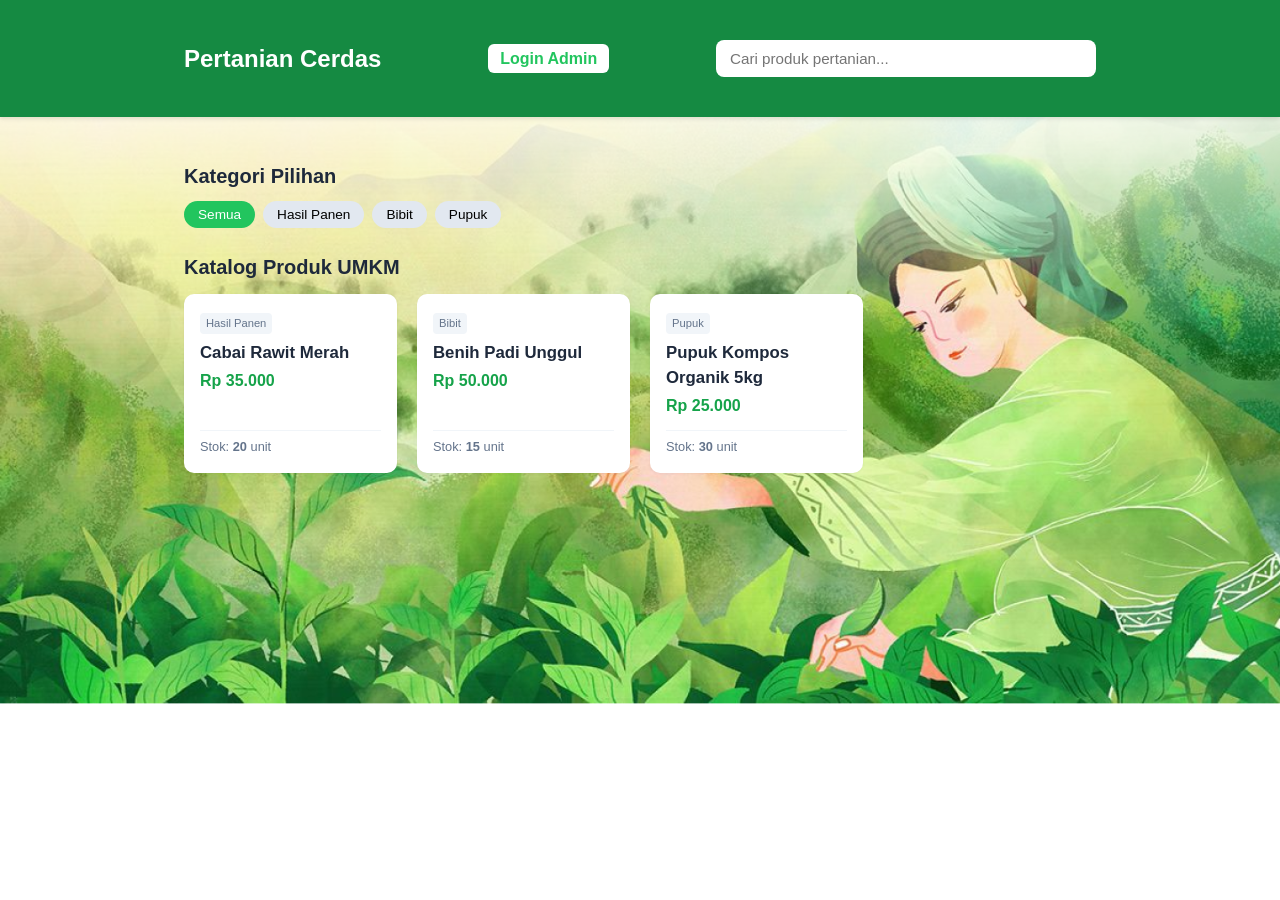
<file: index.html>
<!DOCTYPE html>
<html lang="id">
<head>
    <meta charset="UTF-8">
    <meta name="viewport" content="width=device-width, initial-scale=1.0">
    <title>Katalog Produk - Pertanian Cerdas</title>
    <link rel="stylesheet" href="assets/css/style.css">
</head>
<body>
    <!-- Header Semantik -->
    <header class="header">
        <div class="container header-container">
            <h1 class="logo">Pertanian Cerdas</h1>
            <div class="header-actions">
                <!-- Tombol navigasi dinamis berdasarkan role -->
                <div id="navActionContainer">
                    <a href="login.html" class="btn-secondary">Login</a>
                </div>
            </div>
            <div class="search-box">
                <input type="text" id="searchInput" placeholder="Cari produk pertanian...">
            </div>
        </div>
    </header>

    <!-- Konten Utama -->
    <main class="main-container container">
        <!-- Bagian Kategori -->
        <section class="category-section">
            <h2>Kategori Pilihan</h2>
            <div class="category-list">
                <button class="cat-btn active" data-category="Semua">Semua</button>
                <button class="cat-btn" data-category="Hasil Panen">Hasil Panen</button>
                <button class="cat-btn" data-category="Bibit">Bibit</button>
                <button class="cat-btn" data-category="Pupuk">Pupuk</button>
            </div>
        </section>

        <!-- Bagian Katalog Produk -->
        <section class="catalog-section">
            <div class="section-title">
                <h2>Katalog Produk UMKM</h2>
            </div>
            <!-- Tempat Kartu Produk Dirender secara Dinamis (DOM) -->
            <div id="productGrid" class="product-grid"></div>
        </section>
    </main>

    <!-- Script Utama Katalog -->
    <script type="module" src="assets/js/catalogApp.js"></script>
</body>
</html>
</file>
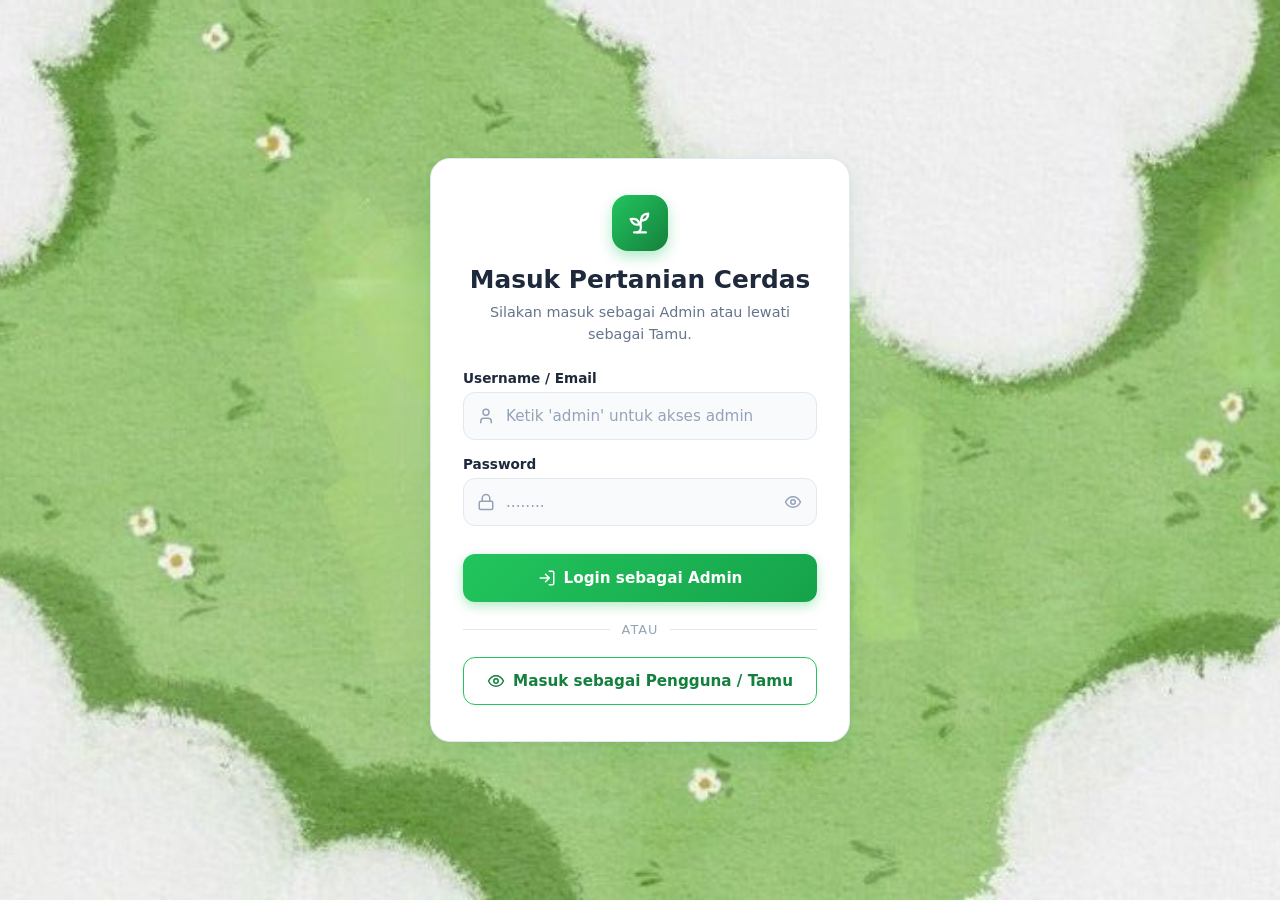
<file: dashboard.html>
<!DOCTYPE html>
<html lang="id">
<head>
    <meta charset="UTF-8">
    <meta name="viewport" content="width=device-width, initial-scale=1.0">
    <title>Dashboard Admin - Pertanian Cerdas</title>
    <!-- CSS Utama & CSS Khusus Dashboard Dipisah -->
    <link rel="stylesheet" href="assets/css/style.css">
    <link rel="stylesheet" href="assets/css/dashboard.css">
</head>
<body>
    <header class="header">
        <div class="container header-container">
            <h1 class="logo">Admin Dashboard</h1>
            <div class="header-actions">
                <a href="index.html" class="btn-primary" style="text-decoration:none; margin-right:8px; background:#16a34a;">Lihat Katalog</a>
                <button id="logoutBtn" style="background:#dc2626; color:white; border:none; padding:6px 12px; border-radius:6px; cursor:pointer;">Logout</button>
            </div>
        </div>
    </header>

    <main class="container">
        <!-- Notifikasi Berhasil Tambah/Edit Produk -->
        <div id="alertSuccess" class="alert-success">
            ✅ Produk berhasil disimpan!
        </div>

        <div class="admin-layout">
            <!-- Bagian Form Tambah / Edit Produk -->
            <section class="dashboard-card">
                <h3 id="formTitle">Tambah Produk Baru</h3>
                <form id="adminProductForm">
                    <input type="hidden" id="editProductId"> <!-- Menyimpan ID saat mode edit -->
                    
                    <div class="form-group">
                        <label for="prodName">Nama Produk</label>
                        <input type="text" id="prodName" placeholder="Contoh: Cabai Rawit Merah">
                        <small class="error-msg" id="nameError"></small>
                    </div>
                    <div class="form-group">
                        <label for="prodCategory">Kategori</label>
                        <select id="prodCategory">
                            <option value="Hasil Panen">Hasil Panen</option>
                            <option value="Bibit">Bibit</option>
                            <option value="Pupuk">Pupuk</option>
                        </select>
                    </div>
                    <div class="form-group">
                        <label for="prodPrice">Harga (Rp)</label>
                        <input type="number" id="prodPrice" placeholder="35000">
                        <small class="error-msg" id="priceError"></small>
                    </div>
                    <div class="form-group">
                        <label for="prodStock">Stok</label>
                        <input type="number" id="prodStock" placeholder="20">
                        <small class="error-msg" id="stockError"></small>
                    </div>
                    
                    <button type="submit" id="submitBtn" class="btn-submit">Simpan Produk</button>
                    <button type="button" id="cancelEditBtn" class="btn-secondary" style="width:100%; margin-top:6px; display:none;">Batal Edit</button>
                </form>
            </section>

            <!-- Bagian Tabel Produk -->
            <section class="dashboard-card">
                <h3>Daftar & Kelola Produk</h3>
                <div class="table-responsive">
                    <table class="product-table">
                        <thead>
                            <tr>
                                <th>Nama Produk</th>
                                <th>Kategori</th>
                                <th>Harga</th>
                                <th>Stok</th>
                                <th>Aksi</th>
                            </tr>
                        </thead>
                        <tbody id="productTableBody">
                            <!-- Data produk akan dirender lewat JavaScript -->
                        </tbody>
                    </table>
                </div>
            </section>
        </div>
    </main>

    <script type="module" src="assets/js/dashboardApp.js"></script>
</body>
</html>
</file>
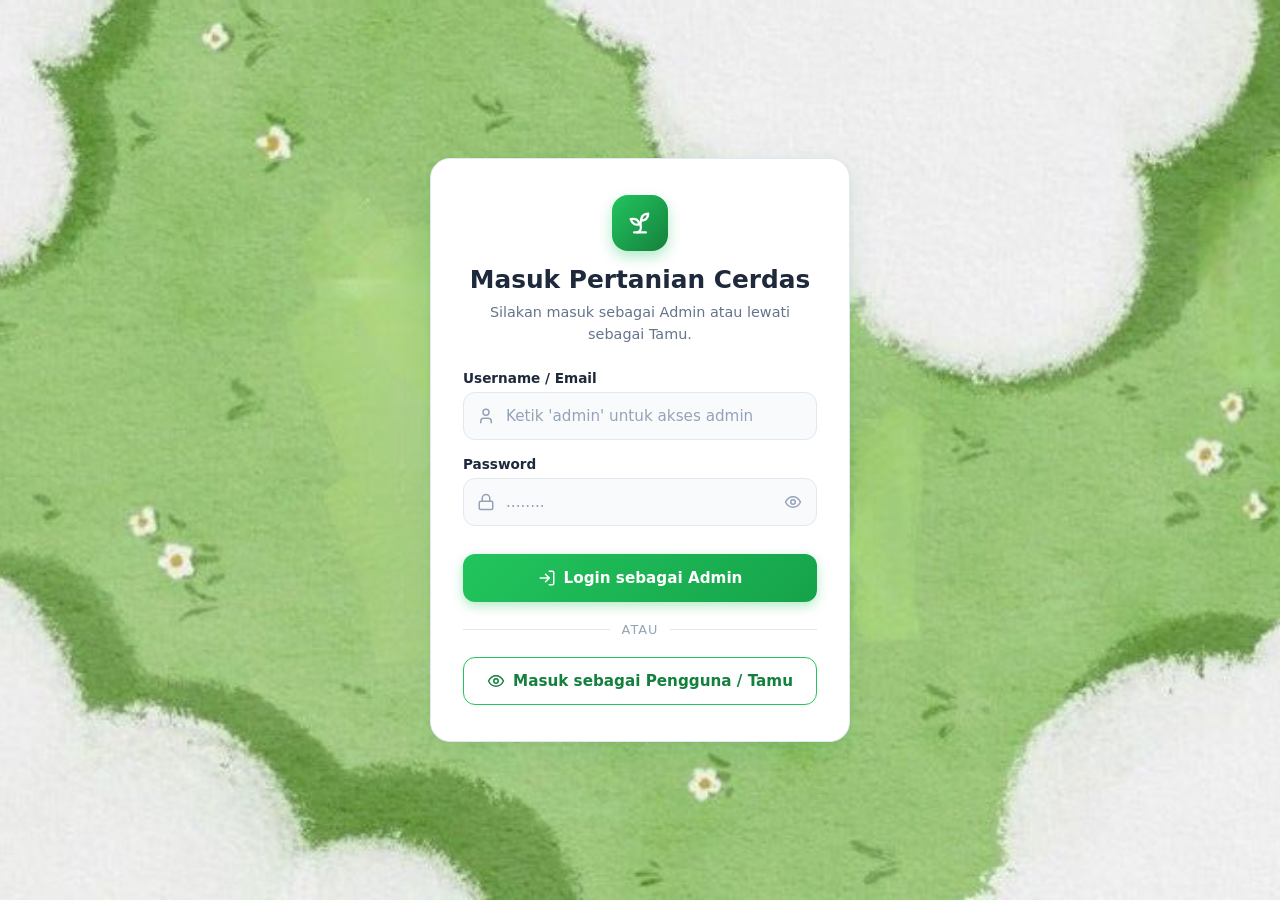
<file: login.html>
<!DOCTYPE html>
<html lang="id">
<head>
    <meta charset="UTF-8">
    <meta name="viewport" content="width=device-width, initial-scale=1.0">
    <title>Login - Pertanian Cerdas</title>
    <!-- CSS khusus halaman login -->
    <link rel="stylesheet" href="assets/css/login.css">
</head>
<body class="login-page">
    <main class="login-card">
        <div class="login-brand">
            <div class="login-logo" aria-hidden="true">
                <!-- ikon tunas (outline) -->
                <svg viewBox="0 0 24 24" fill="none" stroke="currentColor" stroke-width="2" stroke-linecap="round" stroke-linejoin="round">
                    <path d="M7 20h10"/>
                    <path d="M10 20c5.5-2.5.8-6.4 3-10"/>
                    <path d="M9.5 9.4c1.1.8 1.8 2.2 2.3 3.7-2 .4-3.5.4-4.8-.3-1.2-.6-2.3-1.9-3-4.2 2.8-.5 4.4 0 5.5.8z"/>
                    <path d="M14.1 6a7 7 0 0 0-1.1 4c1.9-.1 3.3-.6 4.3-1.4 1-1 1.6-2.3 1.7-4.6-2.7.1-4 1-4.9 2z"/>
                </svg>
            </div>
            <h1 class="login-title">Masuk Pertanian Cerdas</h1>
            <p class="login-subtitle">Silakan masuk sebagai Admin atau lewati sebagai Tamu.</p>
        </div>

        <form id="loginForm" class="login-form" novalidate>
            <div class="login-field">
                <label class="login-label" for="username">Username / Email</label>
                <div class="login-input-wrap">
                    <svg class="login-input-icon" viewBox="0 0 24 24" fill="none" stroke="currentColor" stroke-width="2" stroke-linecap="round" stroke-linejoin="round" aria-hidden="true">
                        <path d="M19 21v-2a4 4 0 0 0-4-4H9a4 4 0 0 0-4 4v2"/>
                        <circle cx="12" cy="7" r="4"/>
                    </svg>
                    <input class="login-input" type="text" id="username" autocomplete="username" placeholder="Ketik 'admin' untuk akses admin">
                </div>
            </div>

            <div class="login-field">
                <label class="login-label" for="password">Password</label>
                <div class="login-input-wrap">
                    <svg class="login-input-icon" viewBox="0 0 24 24" fill="none" stroke="currentColor" stroke-width="2" stroke-linecap="round" stroke-linejoin="round" aria-hidden="true">
                        <rect x="3" y="11" width="18" height="11" rx="2"/>
                        <path d="M7 11V7a5 5 0 0 1 10 0v4"/>
                    </svg>
                    <input class="login-input" type="password" id="password" autocomplete="current-password" placeholder="........">
                    <button type="button" class="login-toggle" id="togglePassword" aria-label="Tampilkan password">
                        <svg class="icon-eye" viewBox="0 0 24 24" fill="none" stroke="currentColor" stroke-width="2" stroke-linecap="round" stroke-linejoin="round" aria-hidden="true">
                            <path d="M2 12s3.6-7 10-7 10 7 10 7-3.6 7-10 7-10-7-10-7z"/>
                            <circle cx="12" cy="12" r="3"/>
                        </svg>
                        <svg class="icon-eye-off" viewBox="0 0 24 24" fill="none" stroke="currentColor" stroke-width="2" stroke-linecap="round" stroke-linejoin="round" aria-hidden="true">
                            <path d="M9.9 4.2A10.6 10.6 0 0 1 12 4c6.4 0 10 8 10 8a17 17 0 0 1-3.2 4.2"/>
                            <path d="M6.6 6.6A16.6 16.6 0 0 0 2 12s3.6 8 10 8a9.7 9.7 0 0 0 5.4-1.6"/>
                            <path d="M14.1 14.1a3 3 0 0 1-4.2-4.2"/>
                            <path d="m2 2 20 20"/>
                        </svg>
                    </button>
                </div>
            </div>

            <small class="login-error" id="loginError" role="alert"></small>

            <button type="submit" class="login-btn login-btn-primary">
                <svg viewBox="0 0 24 24" fill="none" stroke="currentColor" stroke-width="2" stroke-linecap="round" stroke-linejoin="round" aria-hidden="true">
                    <path d="M15 3h4a2 2 0 0 1 2 2v14a2 2 0 0 1-2 2h-4"/>
                    <path d="m10 17 5-5-5-5"/>
                    <path d="M15 12H3"/>
                </svg>
                Login sebagai Admin
            </button>
        </form>

        <div class="login-divider">atau</div>

        <button id="guestBtn" type="button" class="login-btn login-btn-guest">
            <svg viewBox="0 0 24 24" fill="none" stroke="currentColor" stroke-width="2" stroke-linecap="round" stroke-linejoin="round" aria-hidden="true">
                <path d="M2 12s3.6-7 10-7 10 7 10 7-3.6 7-10 7-10-7-10-7z"/>
                <circle cx="12" cy="12" r="3"/>
            </svg>
            Masuk sebagai Pengguna / Tamu
        </button>
    </main>

    <!-- Tombol lihat/sembunyikan password -->
    <script>
        (function () {
            var btn = document.getElementById('togglePassword');
            var input = document.getElementById('password');
            btn.addEventListener('click', function () {
                var show = input.type === 'password';
                input.type = show ? 'text' : 'password';
                btn.classList.toggle('is-visible', show);
                btn.setAttribute('aria-label', show ? 'Sembunyikan password' : 'Tampilkan password');
            });
        })();
    </script>
    <script type="module" src="assets/js/loginApp.js"></script>
</body>
</html>
</file>
<file: assets/css/style.css>
/* Reset & Styling Dasar */
* {
    box-sizing: border-box;
    margin: 0;
    padding: 0;
    font-family: 'Segoe UI', Tahoma, Geneva, Verdana, sans-serif;
}

body {
    background-image: url(../img/Desktop1.png);
    background-position: center;
    background-size: cover;
    color: #1e293b;
    line-height: 1.5;
}

/* Kontainer Utama (Mobile-First) */
.container {
    width: 100%;
    max-width: 480px;
    margin: 0 auto;
    padding: 16px;
}

/* Header */
.header {
    background-color: #158a42;
    /* background-image: url(../img/header2.jpe);
    background-size: cover;
    background-position: center; */
    color: white;
    padding: 16px 0;
    box-shadow: 0 2px 4px rgba(0,0,0,0.1);
}

.header-container {
    display: flex;
    flex-direction: column;
    gap: 12px;
}

.logo {
    font-size: 1.25rem;
    font-weight: bold;
}

.search-box input {
    width: 100%;
    padding: 10px 14px;
    border: none;
    border-radius: 8px;
    outline: none;
    font-size: 0.95rem;
}

/* Kategori */
.category-section {
    margin: 20px 0;
}

.category-section h2 {
    font-size: 1.1rem;
    margin-bottom: 10px;
}

.category-list {
    display: flex;
    gap: 8px;
    overflow-x: auto;
    padding-bottom: 4px;
}

.cat-btn {
    background-color: #e2e8f0;
    border: none;
    padding: 6px 14px;
    border-radius: 20px;
    font-size: 0.85rem;
    cursor: pointer;
    white-space: nowrap;
    transition: all 0.2s;
}

.cat-btn.active {
    background-color: #22c55e;
    color: white;
}

/* Katalog Produk */
.catalog-section .section-title {
    display: flex;
    justify-content: space-between;
    align-items: center;
    margin-bottom: 12px;
}

.catalog-section h2 {
    font-size: 1.1rem;
}

.btn-primary {
    background-color: #22c55e;
    color: white;
    border: none;
    padding: 8px 14px;
    border-radius: 6px;
    font-size: 0.85rem;
    cursor: pointer;
    transition: background 0.2s;
}

.btn-primary:hover {
    background-color: #16a34a;
}

/* Grid Produk (Default Mobile: 2 Kolom) */
.product-grid {
    display: grid;
    grid-template-columns: repeat(2, 1fr);
    gap: 12px;
}

/* Kartu Produk */
.product-card {
    background: white;
    border-radius: 10px;
    padding: 12px;
    box-shadow: 0 1px 3px rgba(0,0,0,0.05);
    display: flex;
    flex-direction: column;
    justify-content: space-between;
    transition: transform 0.2s, box-shadow 0.2s;
}

.product-card:hover {
    transform: translateY(-2px);
    box-shadow: 0 4px 6px rgba(0,0,0,0.08);
}

.product-info h3 {
    font-size: 0.95rem;
    margin-bottom: 4px;
}

.product-price {
    color: #16a34a;
    font-weight: bold;
    font-size: 0.9rem;
    margin-bottom: 6px;
}

.product-badge {
    display: inline-block;
    background: #f1f5f9;
    font-size: 0.7rem;
    padding: 2px 6px;
    border-radius: 4px;
    color: #64748b;
}

/* Modal Form */
.modal {
    display: none;
    position: fixed;
    top: 0;
    left: 0;
    width: 100%;
    height: 100%;
    background: rgba(0,0,0,0.5);
    justify-content: center;
    align-items: center;
    padding: 16px;
    z-index: 1000;
}

.modal-content {
    background: white;
    width: 100%;
    max-width: 400px;
    padding: 20px;
    border-radius: 12px;
    position: relative;
    box-shadow: 0 10px 25px rgba(0,0,0,0.15);
}

.close {
    position: absolute;
    top: 12px;
    right: 16px;
    font-size: 1.5rem;
    cursor: pointer;
    color: #64748b;
}

.close:hover {
    color: #1e293b;
}

.form-group {
    margin-bottom: 12px;
}

.form-group label {
    display: block;
    font-size: 0.85rem;
    margin-bottom: 4px;
    font-weight: 500;
}

.form-group input, .form-group select {
    width: 100%;
    padding: 8px 10px;
    border: 1px solid #cbd5e1;
    border-radius: 6px;
    font-size: 0.9rem;
    outline: none;
}

.form-group input:focus, .form-group select:focus {
    border-color: #22c55e;
}

.error-msg {
    color: #dc2626;
    font-size: 0.75rem;
    margin-top: 2px;
    display: block;
}

.btn-submit {
    width: 100%;
    background-color: #22c55e;
    color: white;
    border: none;
    padding: 10px;
    border-radius: 6px;
    font-weight: bold;
    cursor: pointer;
    margin-top: 8px;
    transition: background 0.2s;
}

.btn-submit:hover {
    background-color: #16a34a;
}


/* ==========================================
   MEDIA QUERIES: RESPONSIF TABLET & DESKTOP
   ========================================== */

/* Untuk Tablet (min-width: 768px) */
@media (min-width: 768px) {
    .container {
        max-width: 720px;
        padding: 24px;
    }

    .header-container {
        flex-direction: row;
        justify-content: space-between;
        align-items: center;
    }

    .search-box {
        width: 300px;
    }

    .product-grid {
        grid-template-columns: repeat(3, 1fr);
        gap: 16px;
    }
}

/* Untuk Desktop / Laptop (min-width: 1024px) */
@media (min-width: 1024px) {
    .container {
        max-width: 960px;
    }

    .logo {
        font-size: 1.5rem;
    }

    .search-box {
        width: 380px;
    }

    .category-section h2, 
    .catalog-section h2 {
        font-size: 1.25rem;
    }

    .product-grid {
        grid-template-columns: repeat(4, 1fr); /* Menjadi 4 kolom di layar lebar */
        gap: 20px;
    }

    .product-card {
        padding: 16px;
    }

    .product-info h3 {
        font-size: 1.05rem;
    }

    .product-price {
        font-size: 1rem;
    }
}
</file>
<file: assets/css/dashboard.css>
/* Styling Khusus Halaman Dashboard Admin */
.admin-layout {
    display: grid;
    /* FIX: minmax(0, 1fr) agar kolom bisa menyusut sesuai lebar container */
    grid-template-columns: minmax(0, 1fr);
    gap: 20px;
    margin-top: 20px;
    margin-bottom: 40px;
    width: 100%;
}

/* Card Wrapper untuk Form & Tabel */
.dashboard-card {
    background: #ffffff;
    border-radius: 12px;
    padding: 16px;
    box-shadow: 0 2px 8px rgba(0, 0, 0, 0.06);
    border: 1px solid #e2e8f0;
    /* FIX: cegah card melebihi grid / container */
    box-sizing: border-box;
    min-width: 0;
    width: 100%;
    max-width: 100%;
}

.dashboard-card h3 {
    margin-bottom: 16px;
    color: #1e293b;
    font-size: 1.1rem;
    border-bottom: 2px solid #f1f5f9;
    padding-bottom: 8px;
}

/* FIX: semua elemen form mengikuti lebar card */
.dashboard-card form,
.dashboard-card .form-group {
    width: 100%;
    min-width: 0;
}

.dashboard-card input,
.dashboard-card select,
.dashboard-card .btn-submit,
.dashboard-card .btn-secondary {
    width: 100%;
    max-width: 100%;
    box-sizing: border-box;
}

/* Notifikasi / Alert Box */
.alert-success {
    display: none;
    background-color: #dcfce7;
    color: #15803d;
    border: 1px solid #bbf7d0;
    padding: 12px 16px;
    border-radius: 8px;
    margin-bottom: 16px;
    font-size: 0.9rem;
    font-weight: 500;
    box-sizing: border-box;
}

/* Tabel Kelola Produk & Responsif */
.table-responsive {
    width: 100%;
    max-width: 100%;
    overflow-x: auto;
    -webkit-overflow-scrolling: touch;
}

.product-table {
    width: 100%;
    border-collapse: collapse;
    font-size: 0.85rem;
    text-align: left;
    white-space: nowrap; /* tabel scroll di dalam .table-responsive, bukan melebarkan halaman */
}

.product-table th,
.product-table td {
    padding: 12px 10px;
    border-bottom: 1px solid #e2e8f0;
    vertical-align: middle;
}

.product-table th {
    background-color: #f8fafc;
    color: #475569;
    font-weight: 600;
}

.product-table tr:hover {
    background-color: #f8fafc;
}

/* Tombol Aksi Tabel */
.action-buttons {
    display: flex;
    gap: 6px;
    align-items: center;
}

.btn-action-edit,
.btn-action-delete {
    border: none;
    padding: 6px 12px;
    border-radius: 6px;
    cursor: pointer;
    font-size: 0.75rem;
    font-weight: 600;
    display: inline-block;
    text-align: center;
}

.btn-action-edit { background-color: #eab308; color: white; }
.btn-action-delete { background-color: #ef4444; color: white; }
.btn-action-edit:hover { background-color: #ca8a04; }
.btn-action-delete:hover { background-color: #dc2626; }

/* Layar sangat kecil: header & tombol boleh turun baris */
@media (max-width: 480px) {
    .header-container,
    .header-actions {
        flex-wrap: wrap;
        gap: 8px;
    }
}

/* Tablet & Desktop (min-width: 768px) */
@media (min-width: 768px) {
    .dashboard-card { padding: 24px; }
    .product-table { font-size: 0.9rem; }
}

/* Desktop Besar (min-width: 1024px) - 2 kolom */
@media (min-width: 1024px) {
    .admin-layout {
        grid-template-columns: 380px minmax(0, 1fr);
        gap: 24px;
    }
}
</file>
<file: assets/css/login.css>
/* ==========================================================
   Login Page - Pertanian Cerdas
   File mandiri: tidak bergantung pada style.css
   ========================================================== */

:root {
    --green-50:  #f0fdf4;
    --green-100: #dcfce7;
    --green-500: #22c55e;
    --green-600: #16a34a;
    --green-700: #15803d;
    --slate-50:  #f8fafc;
    --slate-200: #e2e8f0;
    --slate-400: #94a3b8;
    --slate-500: #64748b;
    --slate-800: #1e293b;
    --red-50:    #fef2f2;
    --red-600:   #dc2626;
}

*, *::before, *::after { box-sizing: border-box; }



.login-page {
    margin: 0;
    min-height: 100vh;
    min-height: 100dvh;
    display: flex;
    align-items: center;
    justify-content: center;
    padding: 20px 16px;
    font-family: "Inter", system-ui, -apple-system, "Segoe UI", Roboto, sans-serif;
    color: var(--slate-800);
    background-image: url(../img/mobilebg.jpe);
    background-position: center;
    background-size: cover;
}

/* ---------- Kartu ---------- */
.login-card {
    width: 100%;
    max-width: 420px;
    background: #fff;
    border: 1px solid var(--slate-200);
    border-radius: 20px;
    padding: 28px 22px;
    box-shadow: 0 10px 30px rgba(22, 163, 74, 0.10), 0 2px 6px rgba(0, 0, 0, 0.04);
}

/* ---------- Header kartu ---------- */
.login-brand {
    text-align: center;
    margin-bottom: 24px;
}

.login-logo {
    width: 56px;
    height: 56px;
    margin: 0 auto 14px;
    display: grid;
    place-items: center;
    border-radius: 16px;
    color: #fff;
    background: linear-gradient(135deg, var(--green-500), var(--green-700));
    box-shadow: 0 6px 14px rgba(34, 197, 94, 0.35);
}

.login-logo svg { width: 28px; height: 28px; }

.login-title {
    margin: 0 0 6px;
    font-size: 1.4rem;
    font-weight: 700;
    line-height: 1.25;
}

.login-subtitle {
    margin: 0;
    font-size: 0.9rem;
    line-height: 1.5;
    color: var(--slate-500);
}

/* ---------- Form ---------- */
.login-form { display: flex; flex-direction: column; gap: 16px; }

.login-field { min-width: 0; }

.login-label {
    display: block;
    margin-bottom: 6px;
    font-size: 0.85rem;
    font-weight: 600;
}

.login-input-wrap {
    position: relative;
    display: flex;
    align-items: center;
}

.login-input-icon {
    position: absolute;
    left: 14px;
    width: 18px;
    height: 18px;
    color: var(--slate-400);
    pointer-events: none;
    transition: color 0.2s;
}

.login-input {
    width: 100%;
    min-width: 0;
    height: 48px;
    padding: 0 44px 0 42px;
    font: inherit;
    font-size: 0.95rem;
    color: var(--slate-800);
    background: var(--slate-50);
    border: 1.5px solid var(--slate-200);
    border-radius: 12px;
    outline: none;
    transition: border-color 0.2s, box-shadow 0.2s, background 0.2s;
}

.login-input::placeholder { color: var(--slate-400); }

.login-input:focus {
    background: #fff;
    border-color: var(--green-500);
    box-shadow: 0 0 0 4px rgba(34, 197, 94, 0.15);
}

.login-input-wrap:focus-within .login-input-icon { color: var(--green-600); }

/* Tombol lihat / sembunyikan password */
.login-toggle {
    position: absolute;
    right: 6px;
    width: 36px;
    height: 36px;
    display: grid;
    place-items: center;
    padding: 0;
    color: var(--slate-400);
    background: transparent;
    border: 0;
    border-radius: 8px;
    cursor: pointer;
    transition: color 0.2s, background 0.2s;
}

.login-toggle:hover { color: var(--green-600); background: var(--green-50); }
.login-toggle svg { width: 18px; height: 18px; }
.login-toggle .icon-eye-off { display: none; }
.login-toggle.is-visible .icon-eye { display: none; }
.login-toggle.is-visible .icon-eye-off { display: block; }

/* Pesan error (diisi oleh loginApp.js) */
.login-error {
    display: block;
    min-height: 0;
    margin: -4px 0 0;
    font-size: 0.82rem;
    font-weight: 500;
    color: var(--red-600);
}

.login-error:not(:empty) {
    padding: 10px 12px;
    background: var(--red-50);
    border: 1px solid #fecaca;
    border-radius: 10px;
}

/* ---------- Tombol ---------- */
.login-btn {
    display: flex;
    align-items: center;
    justify-content: center;
    gap: 8px;
    width: 100%;
    height: 48px;
    padding: 0 16px;
    font: inherit;
    font-size: 0.95rem;
    font-weight: 600;
    border-radius: 12px;
    cursor: pointer;
    transition: transform 0.1s, background 0.2s, box-shadow 0.2s, border-color 0.2s;
}

.login-btn svg { width: 18px; height: 18px; flex-shrink: 0; }
.login-btn:active { transform: scale(0.98); }

.login-btn-primary {
    color: #fff;
    background: linear-gradient(135deg, var(--green-500), var(--green-600));
    border: 0;
    box-shadow: 0 4px 12px rgba(34, 197, 94, 0.35);
}

.login-btn-primary:hover {
    background: linear-gradient(135deg, var(--green-600), var(--green-700));
    box-shadow: 0 6px 16px rgba(22, 163, 74, 0.4);
}

.login-btn-guest {
    color: var(--green-700);
    background: #fff;
    border: 1.5px solid var(--green-500);
}

.login-btn-guest:hover { background: var(--green-50); }

.login-btn:focus-visible {
    outline: 3px solid rgba(34, 197, 94, 0.4);
    outline-offset: 2px;
}

/* ---------- Pemisah "atau" ---------- */
.login-divider {
    display: flex;
    align-items: center;
    gap: 12px;
    margin: 20px 0;
    font-size: 0.8rem;
    color: var(--slate-400);
    text-transform: uppercase;
    letter-spacing: 0.08em;
}

.login-divider::before,
.login-divider::after {
    content: "";
    flex: 1;
    height: 1px;
    background: var(--slate-200);
}

/* ---------- Layar >= 480px ---------- */
@media (min-width: 480px) {
    .login-card { padding: 36px 32px; }
    .login-title { font-size: 1.55rem; }
    .login-page{background-image: url(../img/deskopbg.jpe);}
}
</file>
